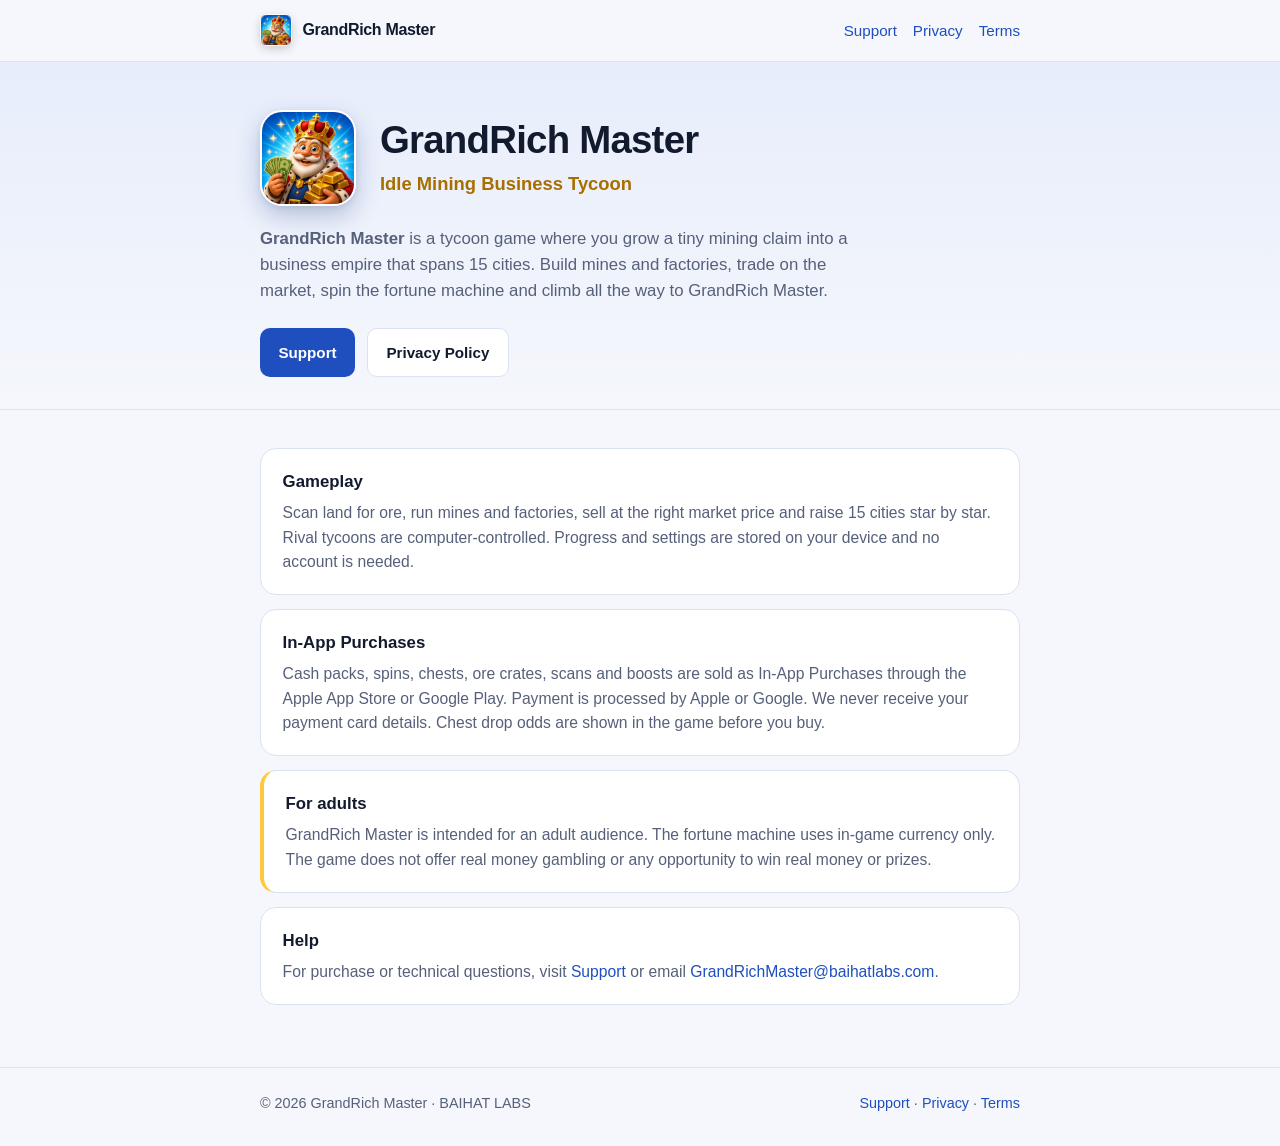
<file: index.html>
<!DOCTYPE html>
<html lang="en">
<head>
  <meta charset="utf-8" />
  <meta name="viewport" content="width=device-width, initial-scale=1" />
  <title>GrandRich Master — Idle Mining Business Tycoon</title>
  <meta name="description" content="GrandRich Master — Idle Mining Business Tycoon: grow a tiny copper mine into a 15-city business empire on iPhone and Android." />
  <meta name="referrer" content="strict-origin-when-cross-origin" />
  <meta name="theme-color" content="#14357f" />
  <link rel="icon" type="image/x-icon" href="/favicon.ico" />
  <link rel="icon" type="image/png" sizes="32x32" href="/favicon-32x32.png" />
  <link rel="icon" type="image/png" sizes="16x16" href="/favicon-16x16.png" />
  <link rel="apple-touch-icon" sizes="180x180" href="/apple-touch-icon.png" />
  <meta property="og:type" content="website" />
  <meta property="og:url" content="https://grandrich.baihatlabs.com/" />
  <meta property="og:title" content="GrandRich Master — Idle Mining Business Tycoon" />
  <meta property="og:description" content="Official website and support for GrandRich Master." />
  <meta property="og:image" content="https://grandrich.baihatlabs.com/og-image.jpg" />
  <link rel="stylesheet" href="/styles.css" />
</head>
<body>
  <header class="nav">
    <div class="wrap nav-inner">
      <a class="brand" href="/">
        <span class="brand-mark" aria-hidden="true"></span>
        GrandRich Master
      </a>
      <nav class="nav-links" aria-label="Main">
        <a href="/support">Support</a>
        <a href="/privacy">Privacy</a>
        <a href="/terms">Terms</a>
      </nav>
    </div>
  </header>

  <main>
    <div class="hero-band">
      <section class="wrap hero">
        <div class="hero-header">
          <img class="hero-icon" src="/app_icon.png" alt="GrandRich Master game icon" width="96" height="96" />
          <div>
            <h1>GrandRich Master</h1>
            <p class="tagline">Idle Mining Business Tycoon</p>
          </div>
        </div>
        <p>
          <strong>GrandRich Master</strong> is a tycoon game where you grow a tiny mining claim
          into a business empire that spans 15 cities. Build mines and factories, trade on the
          market, spin the fortune machine and climb all the way to GrandRich Master.
        </p>
        <div class="actions">
          <a class="btn btn-primary" href="/support">Support</a>
          <a class="btn btn-secondary" href="/privacy">Privacy Policy</a>
        </div>
      </section>
    </div>

    <section class="wrap section">
      <div class="card">
        <h2>Gameplay</h2>
        <p>
          Scan land for ore, run mines and factories, sell at the right market price and raise
          15 cities star by star. Rival tycoons are computer-controlled. Progress and settings
          are stored on your device and no account is needed.
        </p>
      </div>
      <div class="card">
        <h2>In-App Purchases</h2>
        <p>
          Cash packs, spins, chests, ore crates, scans and boosts are sold as In-App Purchases
          through the Apple App Store or Google Play. Payment is processed by Apple or Google.
          We never receive your payment card details. Chest drop odds are shown in the game
          before you buy.
        </p>
      </div>
      <div class="card notice">
        <h2>For adults</h2>
        <p>
          GrandRich Master is intended for an adult audience. The fortune machine uses in-game
          currency only. The game does not offer real money gambling or any opportunity to win
          real money or prizes.
        </p>
      </div>
      <div class="card">
        <h2>Help</h2>
        <p>
          For purchase or technical questions, visit
          <a href="/support">Support</a>
          or email
          <a href="mailto:GrandRichMaster@baihatlabs.com">GrandRichMaster@baihatlabs.com</a>.
        </p>
      </div>
    </section>
  </main>

  <footer class="footer">
    <div class="wrap footer-inner">
      <span>© 2026 GrandRich Master · BAIHAT LABS</span>
      <span>
        <a href="/support">Support</a> ·
        <a href="/privacy">Privacy</a> ·
        <a href="/terms">Terms</a>
      </span>
    </div>
  </footer>
</body>
</html>
</file>
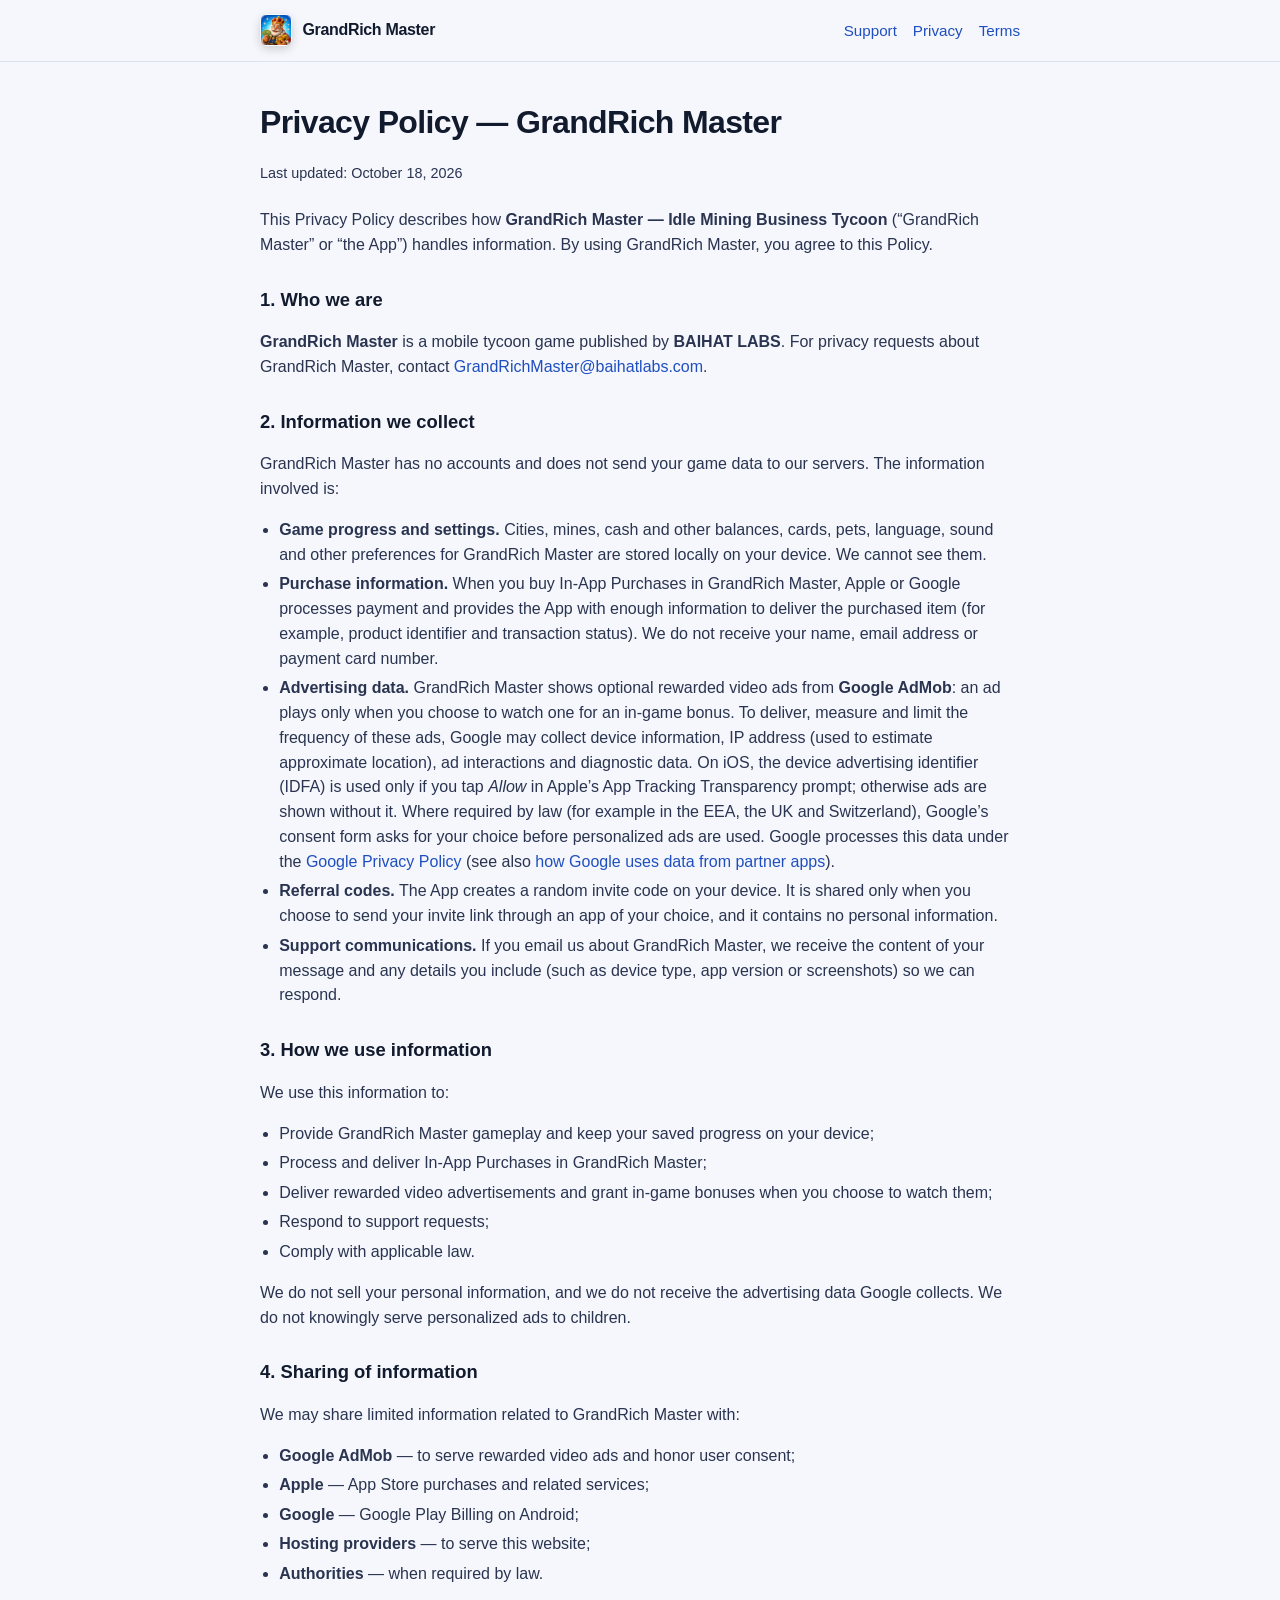
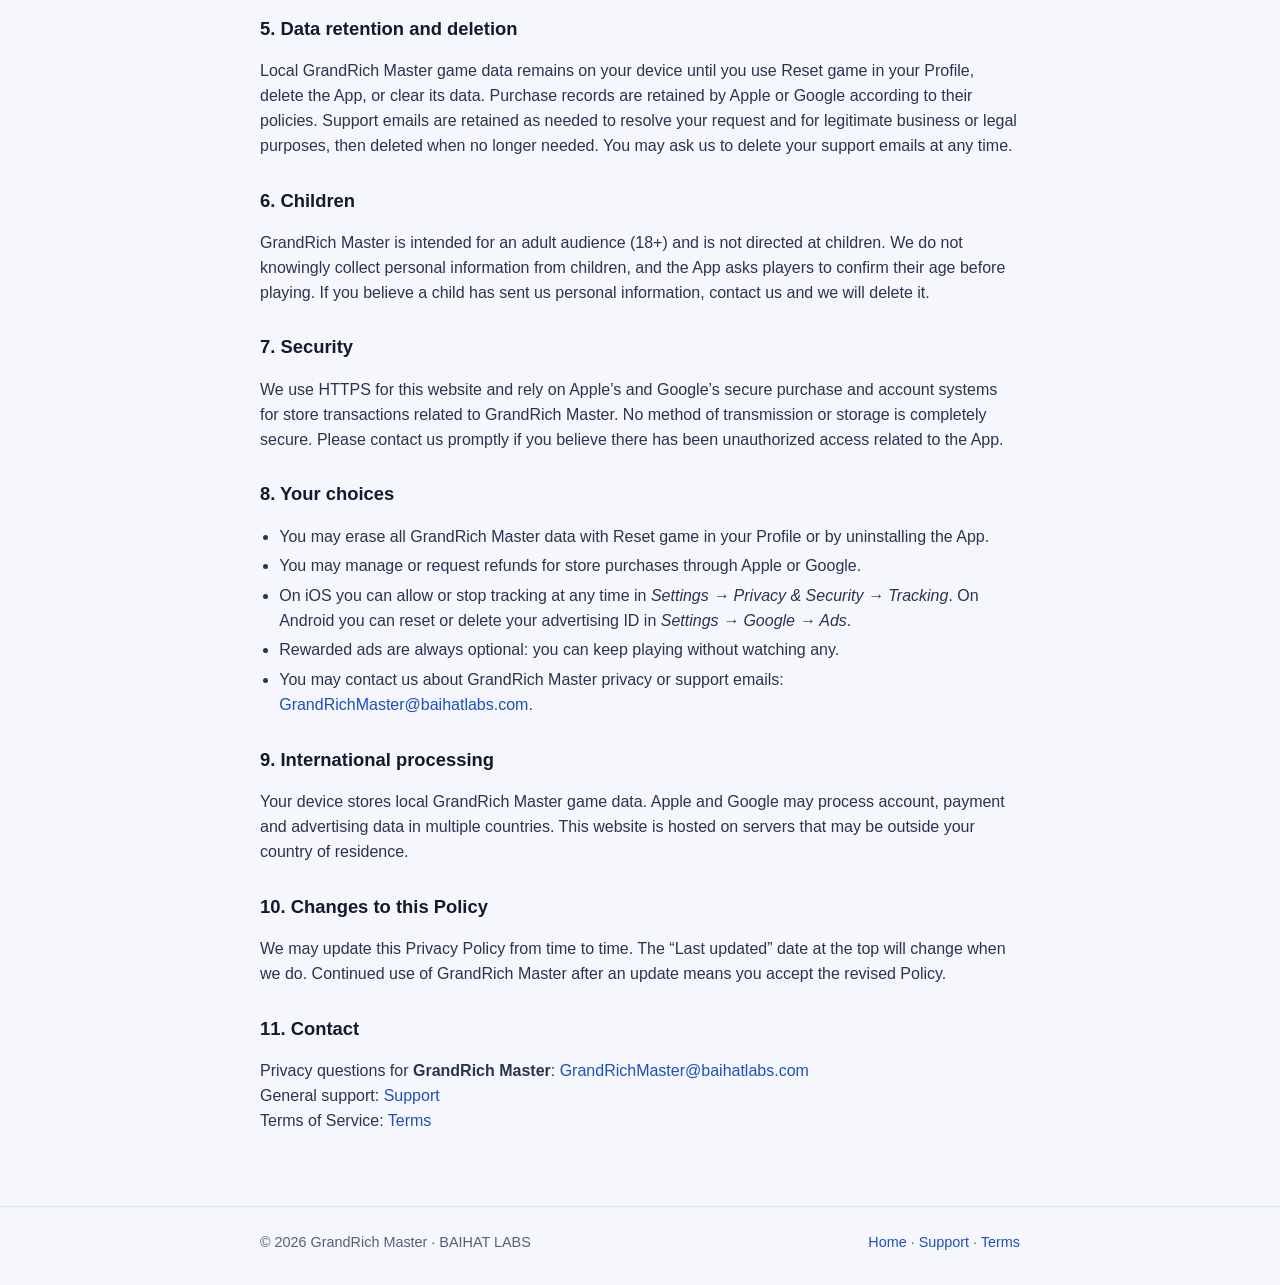
<file: privacy.html>
<!DOCTYPE html>
<html lang="en">
<head>
  <meta charset="utf-8" />
  <meta name="viewport" content="width=device-width, initial-scale=1" />
  <title>Privacy Policy — GrandRich Master</title>
  <meta name="description" content="Privacy Policy for GrandRich Master — Idle Mining Business Tycoon: on-device data, In-App Purchases and contact." />
  <meta name="referrer" content="strict-origin-when-cross-origin" />
  <meta name="theme-color" content="#14357f" />
  <link rel="icon" type="image/x-icon" href="/favicon.ico" />
  <link rel="icon" type="image/png" sizes="32x32" href="/favicon-32x32.png" />
  <link rel="icon" type="image/png" sizes="16x16" href="/favicon-16x16.png" />
  <link rel="apple-touch-icon" sizes="180x180" href="/apple-touch-icon.png" />
  <meta property="og:image" content="https://grandrich.baihatlabs.com/og-image.jpg" />
  <link rel="stylesheet" href="/styles.css" />
</head>
<body>
  <header class="nav">
    <div class="wrap nav-inner">
      <a class="brand" href="/">
        <span class="brand-mark" aria-hidden="true"></span>
        GrandRich Master
      </a>
      <nav class="nav-links" aria-label="Main">
        <a href="/support">Support</a>
        <a href="/privacy" aria-current="page">Privacy</a>
        <a href="/terms">Terms</a>
      </nav>
    </div>
  </header>

  <main class="wrap page">
    <h1>Privacy Policy — GrandRich Master</h1>
    <p class="meta">Last updated: October 18, 2026</p>
    <p class="lede">
      This Privacy Policy describes how
      <strong>GrandRich Master — Idle Mining Business Tycoon</strong>
      (“GrandRich Master” or “the App”) handles information.
      By using GrandRich Master, you agree to this Policy.
    </p>

    <h2>1. Who we are</h2>
    <p>
      <strong>GrandRich Master</strong> is a mobile tycoon game published by
      <strong>BAIHAT LABS</strong>.
      For privacy requests about GrandRich Master, contact
      <a href="mailto:GrandRichMaster@baihatlabs.com">GrandRichMaster@baihatlabs.com</a>.
    </p>

    <h2>2. Information we collect</h2>
    <p>
      GrandRich Master has no accounts and does not send your game data to our servers.
      The information involved is:
    </p>
    <ul>
      <li>
        <strong>Game progress and settings.</strong>
        Cities, mines, cash and other balances, cards, pets, language, sound and other
        preferences for GrandRich Master are stored locally on your device. We cannot see them.
      </li>
      <li>
        <strong>Purchase information.</strong>
        When you buy In-App Purchases in GrandRich Master, Apple or Google processes payment
        and provides the App with enough information to deliver the purchased item
        (for example, product identifier and transaction status).
        We do not receive your name, email address or payment card number.
      </li>
      <li>
        <strong>Advertising data.</strong>
        GrandRich Master shows optional rewarded video ads from <strong>Google AdMob</strong>:
        an ad plays only when you choose to watch one for an in-game bonus.
        To deliver, measure and limit the frequency of these ads, Google may collect device
        information, IP address (used to estimate approximate location), ad interactions and diagnostic data.
        On iOS, the device advertising identifier (IDFA) is used only if you tap <em>Allow</em> in
        Apple’s App Tracking Transparency prompt; otherwise ads are shown without it.
        Where required by law (for example in the EEA, the UK and Switzerland), Google’s consent form
        asks for your choice before personalized ads are used.
        Google processes this data under the
        <a href="https://policies.google.com/privacy" target="_blank" rel="noopener">Google Privacy Policy</a>
        (see also <a href="https://policies.google.com/technologies/partner-sites" target="_blank" rel="noopener">how Google uses data from partner apps</a>).
      </li>
      <li>
        <strong>Referral codes.</strong>
        The App creates a random invite code on your device. It is shared only when you choose to
        send your invite link through an app of your choice, and it contains no personal information.
      </li>
      <li>
        <strong>Support communications.</strong>
        If you email us about GrandRich Master, we receive the content of your message
        and any details you include (such as device type, app version or screenshots) so we can respond.
      </li>
    </ul>

    <h2>3. How we use information</h2>
    <p>We use this information to:</p>
    <ul>
      <li>Provide GrandRich Master gameplay and keep your saved progress on your device;</li>
      <li>Process and deliver In-App Purchases in GrandRich Master;</li>
      <li>Deliver rewarded video advertisements and grant in-game bonuses when you choose to watch them;</li>
      <li>Respond to support requests;</li>
      <li>Comply with applicable law.</li>
    </ul>
    <p>
      We do not sell your personal information, and we do not receive the advertising data
      Google collects. We do not knowingly serve personalized ads to children.
    </p>

    <h2>4. Sharing of information</h2>
    <p>We may share limited information related to GrandRich Master with:</p>
    <ul>
      <li><strong>Google AdMob</strong> — to serve rewarded video ads and honor user consent;</li>
      <li><strong>Apple</strong> — App Store purchases and related services;</li>
      <li><strong>Google</strong> — Google Play Billing on Android;</li>
      <li><strong>Hosting providers</strong> — to serve this website;</li>
      <li><strong>Authorities</strong> — when required by law.</li>
    </ul>

    <h2>5. Data retention and deletion</h2>
    <p>
      Local GrandRich Master game data remains on your device until you use Reset game in your
      Profile, delete the App, or clear its data. Purchase records are retained by Apple or Google
      according to their policies. Support emails are retained as needed to resolve your request
      and for legitimate business or legal purposes, then deleted when no longer needed. You may
      ask us to delete your support emails at any time.
    </p>

    <h2>6. Children</h2>
    <p>
      GrandRich Master is intended for an adult audience (18+) and is not directed at children.
      We do not knowingly collect personal information from children, and the App asks players
      to confirm their age before playing.
      If you believe a child has sent us personal information, contact us and we will delete it.
    </p>

    <h2>7. Security</h2>
    <p>
      We use HTTPS for this website and rely on Apple’s and Google’s secure purchase and
      account systems for store transactions related to GrandRich Master.
      No method of transmission or storage is completely secure.
      Please contact us promptly if you believe there has been unauthorized access related to the App.
    </p>

    <h2>8. Your choices</h2>
    <ul>
      <li>You may erase all GrandRich Master data with Reset game in your Profile or by uninstalling the App.</li>
      <li>You may manage or request refunds for store purchases through Apple or Google.</li>
      <li>
        On iOS you can allow or stop tracking at any time in
        <em>Settings → Privacy &amp; Security → Tracking</em>.
        On Android you can reset or delete your advertising ID in
        <em>Settings → Google → Ads</em>.
      </li>
      <li>
        Rewarded ads are always optional: you can keep playing without watching any.
      </li>
      <li>
        You may contact us about GrandRich Master privacy or support emails:
        <a href="mailto:GrandRichMaster@baihatlabs.com">GrandRichMaster@baihatlabs.com</a>.
      </li>
    </ul>

    <h2>9. International processing</h2>
    <p>
      Your device stores local GrandRich Master game data.
      Apple and Google may process account, payment and advertising data in multiple countries.
      This website is hosted on servers that may be outside your country of residence.
    </p>

    <h2>10. Changes to this Policy</h2>
    <p>
      We may update this Privacy Policy from time to time.
      The “Last updated” date at the top will change when we do.
      Continued use of GrandRich Master after an update means you accept the revised Policy.
    </p>

    <h2>11. Contact</h2>
    <p>
      Privacy questions for <strong>GrandRich Master</strong>:
      <a href="mailto:GrandRichMaster@baihatlabs.com">GrandRichMaster@baihatlabs.com</a><br />
      General support: <a href="/support">Support</a><br />
      Terms of Service: <a href="/terms">Terms</a>
    </p>
  </main>

  <footer class="footer">
    <div class="wrap footer-inner">
      <span>© 2026 GrandRich Master · BAIHAT LABS</span>
      <span><a href="/">Home</a> · <a href="/support">Support</a> · <a href="/terms">Terms</a></span>
    </div>
  </footer>
</body>
</html>
</file>
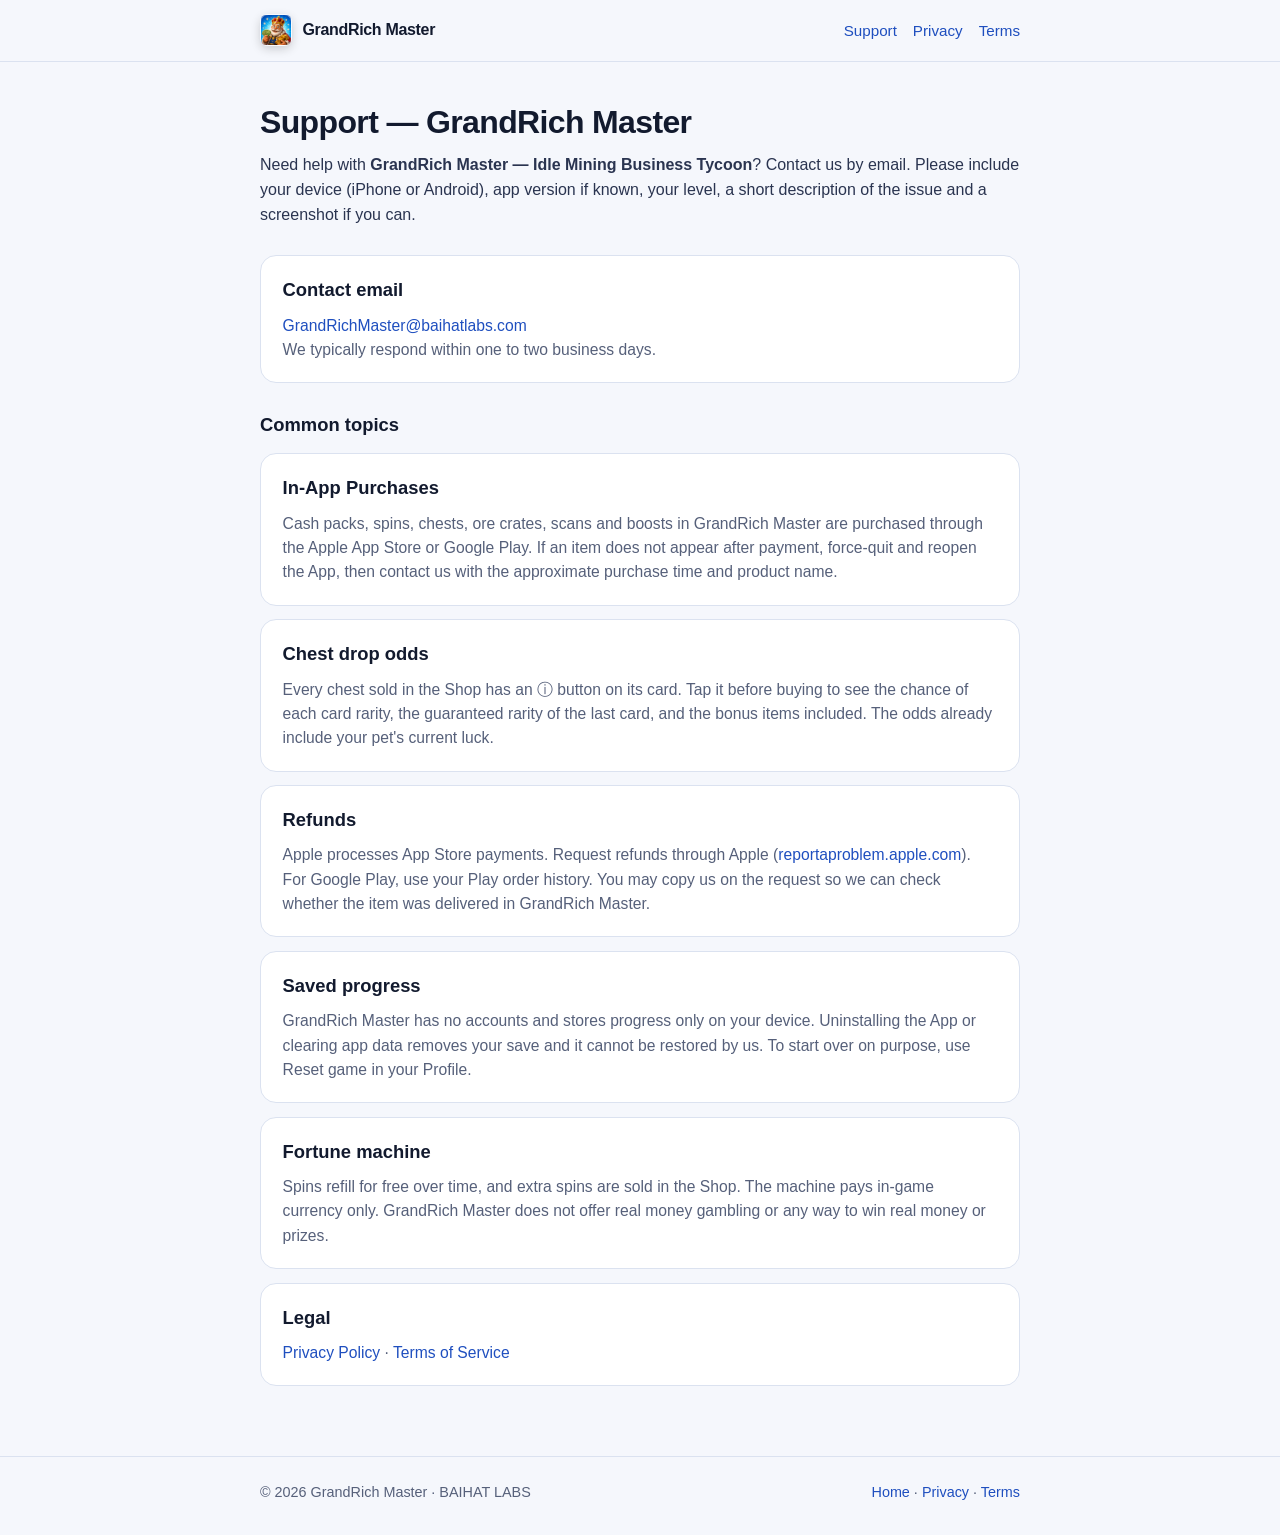
<file: support.html>
<!DOCTYPE html>
<html lang="en">
<head>
  <meta charset="utf-8" />
  <meta name="viewport" content="width=device-width, initial-scale=1" />
  <title>Support — GrandRich Master</title>
  <meta name="description" content="Support for GrandRich Master — Idle Mining Business Tycoon: purchases, refunds, saved progress and contact email." />
  <meta name="referrer" content="strict-origin-when-cross-origin" />
  <meta name="theme-color" content="#14357f" />
  <link rel="icon" type="image/x-icon" href="/favicon.ico" />
  <link rel="icon" type="image/png" sizes="32x32" href="/favicon-32x32.png" />
  <link rel="icon" type="image/png" sizes="16x16" href="/favicon-16x16.png" />
  <link rel="apple-touch-icon" sizes="180x180" href="/apple-touch-icon.png" />
  <meta property="og:image" content="https://grandrich.baihatlabs.com/og-image.jpg" />
  <link rel="stylesheet" href="/styles.css" />
</head>
<body>
  <header class="nav">
    <div class="wrap nav-inner">
      <a class="brand" href="/">
        <span class="brand-mark" aria-hidden="true"></span>
        GrandRich Master
      </a>
      <nav class="nav-links" aria-label="Main">
        <a href="/support" aria-current="page">Support</a>
        <a href="/privacy">Privacy</a>
        <a href="/terms">Terms</a>
      </nav>
    </div>
  </header>

  <main class="wrap page">
    <h1>Support — GrandRich Master</h1>
    <p class="lede">
      Need help with <strong>GrandRich Master — Idle Mining Business Tycoon</strong>?
      Contact us by email. Please include your device (iPhone or Android), app version if known,
      your level, a short description of the issue and a screenshot if you can.
    </p>

    <div class="card">
      <h2>Contact email</h2>
      <p>
        <a href="mailto:GrandRichMaster@baihatlabs.com?subject=GrandRich%20Master%20Support">GrandRichMaster@baihatlabs.com</a><br />
        We typically respond within one to two business days.
      </p>
    </div>

    <h2>Common topics</h2>

    <div class="card">
      <h2>In-App Purchases</h2>
      <p>
        Cash packs, spins, chests, ore crates, scans and boosts in GrandRich Master are purchased
        through the Apple App Store or Google Play. If an item does not appear after payment,
        force-quit and reopen the App, then contact us with the approximate purchase time and
        product name.
      </p>
    </div>

    <div class="card">
      <h2>Chest drop odds</h2>
      <p>
        Every chest sold in the Shop has an ⓘ button on its card. Tap it before buying to see the
        chance of each card rarity, the guaranteed rarity of the last card, and the bonus items
        included. The odds already include your pet's current luck.
      </p>
    </div>

    <div class="card">
      <h2>Refunds</h2>
      <p>
        Apple processes App Store payments. Request refunds through Apple
        (<a href="https://reportaproblem.apple.com" target="_blank" rel="noopener noreferrer">reportaproblem.apple.com</a>).
        For Google Play, use your Play order history. You may copy us on the request so we can
        check whether the item was delivered in GrandRich Master.
      </p>
    </div>

    <div class="card">
      <h2>Saved progress</h2>
      <p>
        GrandRich Master has no accounts and stores progress only on your device. Uninstalling the
        App or clearing app data removes your save and it cannot be restored by us. To start over
        on purpose, use Reset game in your Profile.
      </p>
    </div>

    <div class="card">
      <h2>Fortune machine</h2>
      <p>
        Spins refill for free over time, and extra spins are sold in the Shop. The machine pays
        in-game currency only. GrandRich Master does not offer real money gambling or any way to
        win real money or prizes.
      </p>
    </div>

    <div class="card">
      <h2>Legal</h2>
      <p>
        <a href="/privacy">Privacy Policy</a> ·
        <a href="/terms">Terms of Service</a>
      </p>
    </div>
  </main>

  <footer class="footer">
    <div class="wrap footer-inner">
      <span>© 2026 GrandRich Master · BAIHAT LABS</span>
      <span><a href="/">Home</a> · <a href="/privacy">Privacy</a> · <a href="/terms">Terms</a></span>
    </div>
  </footer>
</body>
</html>
</file>
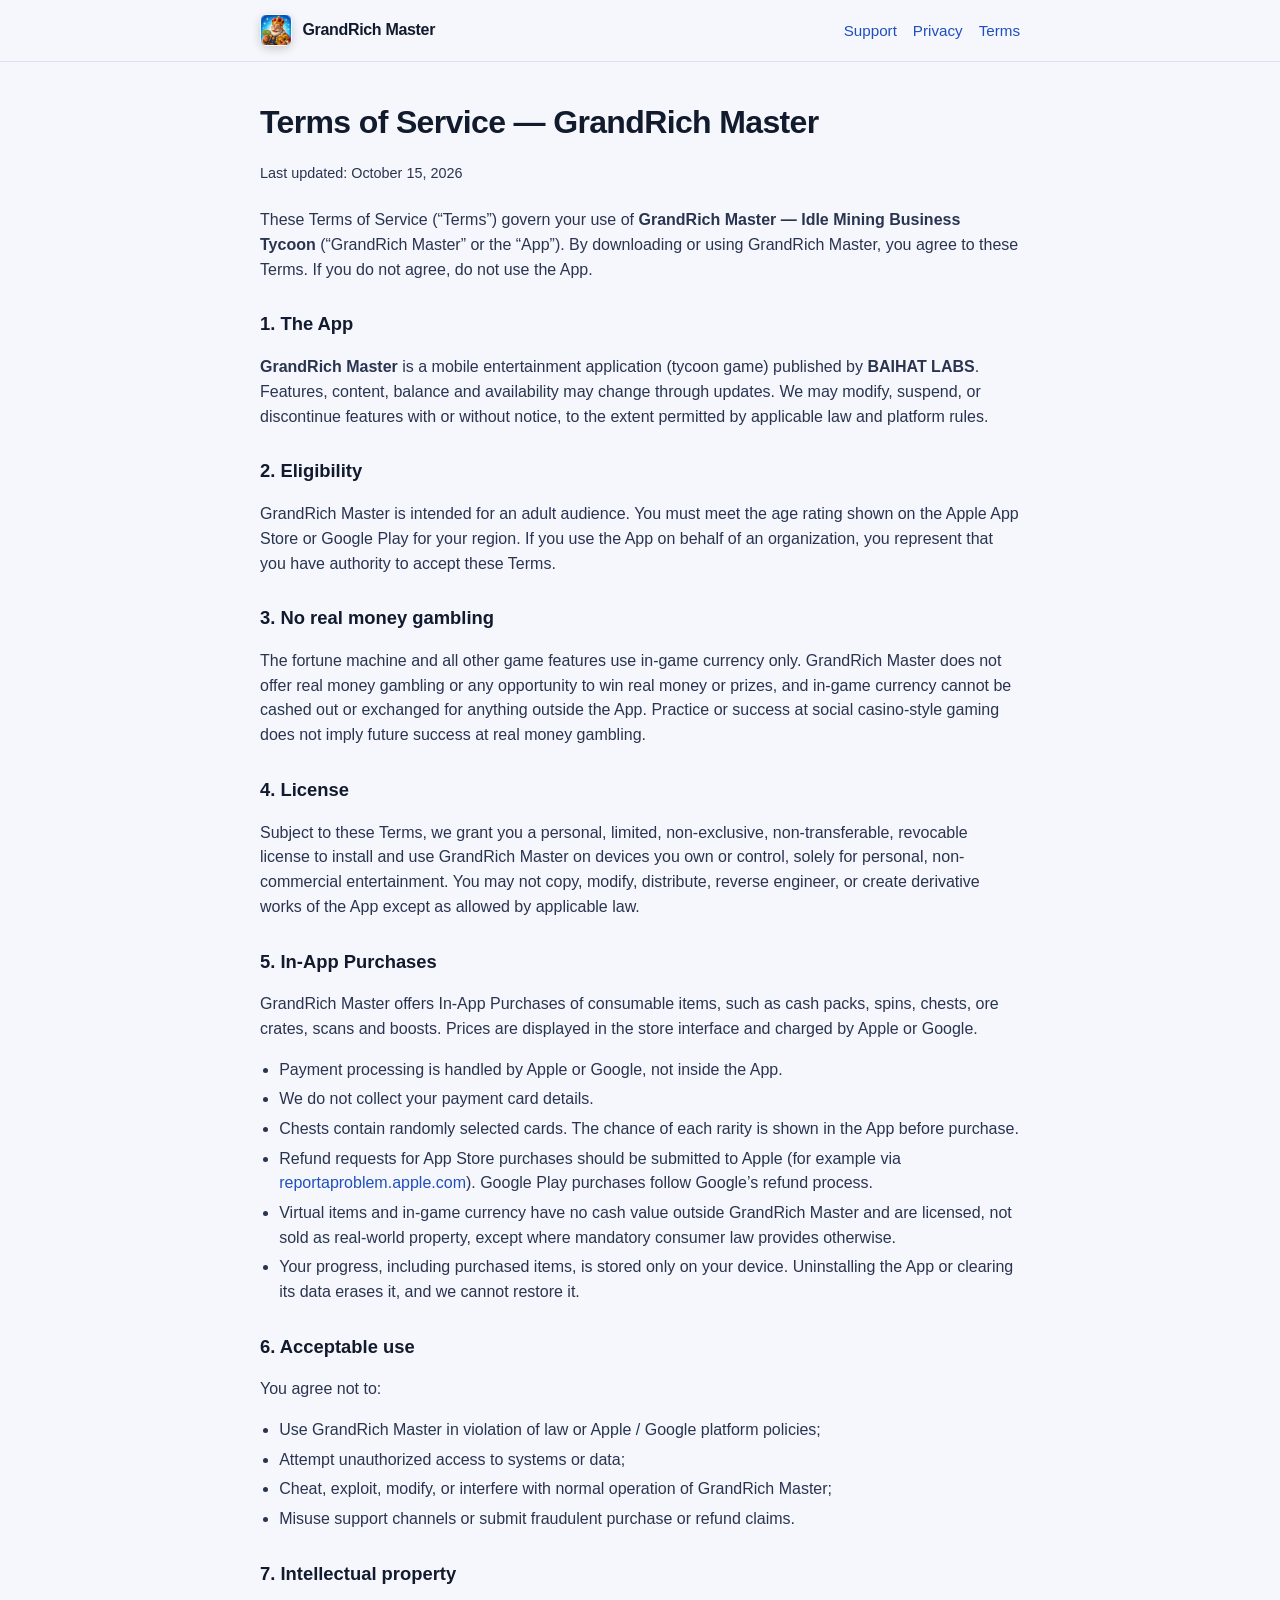
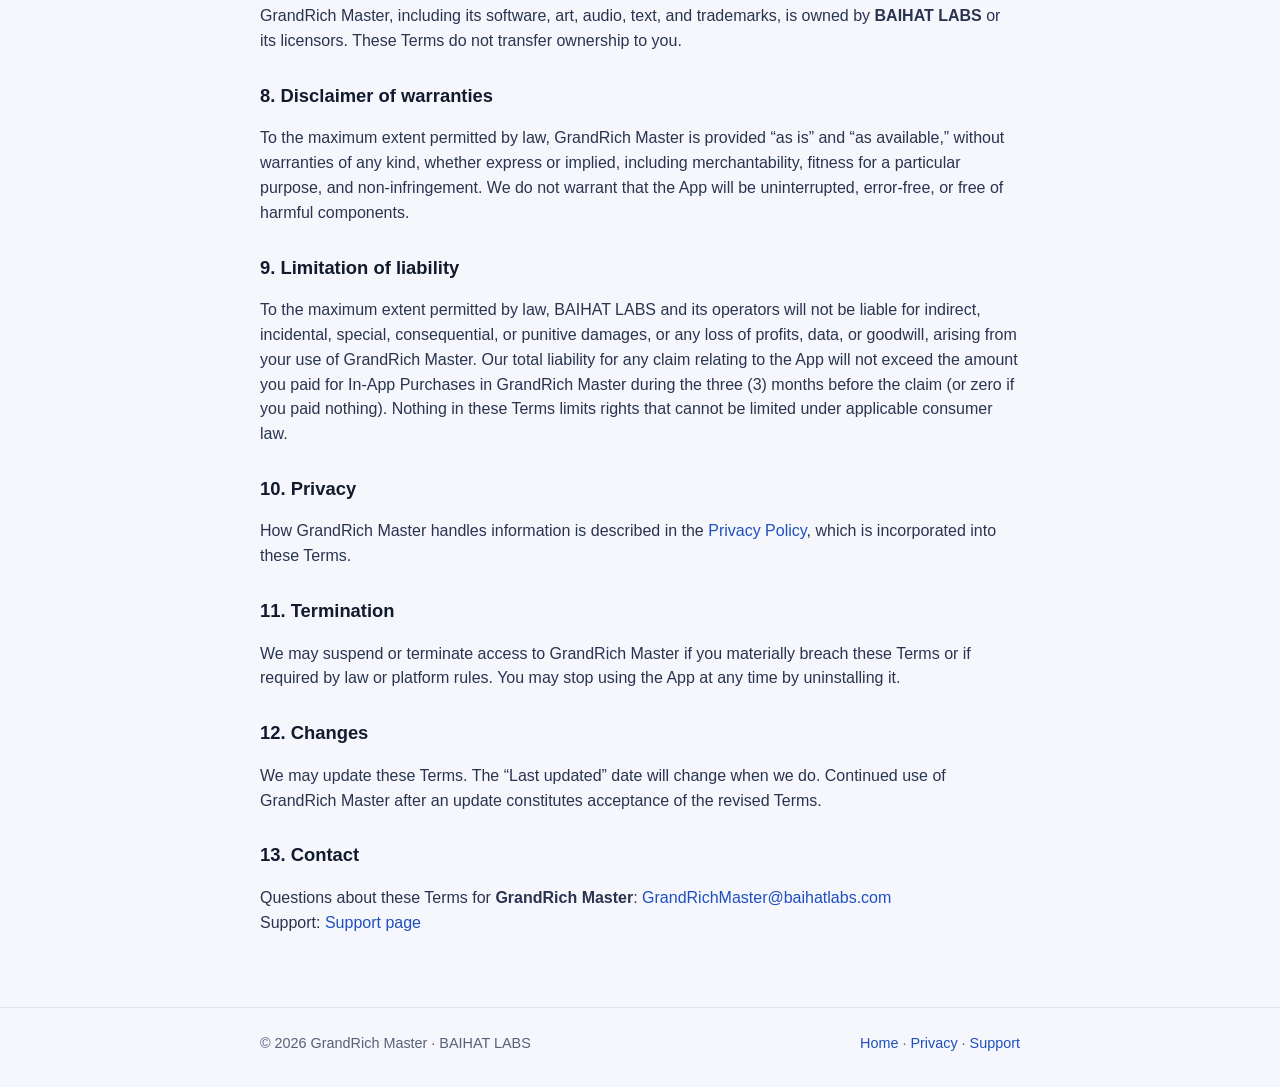
<file: terms.html>
<!DOCTYPE html>
<html lang="en">
<head>
  <meta charset="utf-8" />
  <meta name="viewport" content="width=device-width, initial-scale=1" />
  <title>Terms of Service — GrandRich Master</title>
  <meta name="description" content="Terms of Service for GrandRich Master — Idle Mining Business Tycoon, including In-App Purchases, virtual currency and acceptable use." />
  <meta name="referrer" content="strict-origin-when-cross-origin" />
  <meta name="theme-color" content="#14357f" />
  <link rel="icon" type="image/x-icon" href="/favicon.ico" />
  <link rel="icon" type="image/png" sizes="32x32" href="/favicon-32x32.png" />
  <link rel="icon" type="image/png" sizes="16x16" href="/favicon-16x16.png" />
  <link rel="apple-touch-icon" sizes="180x180" href="/apple-touch-icon.png" />
  <meta property="og:image" content="https://grandrich.baihatlabs.com/og-image.jpg" />
  <link rel="stylesheet" href="/styles.css" />
</head>
<body>
  <header class="nav">
    <div class="wrap nav-inner">
      <a class="brand" href="/">
        <span class="brand-mark" aria-hidden="true"></span>
        GrandRich Master
      </a>
      <nav class="nav-links" aria-label="Main">
        <a href="/support">Support</a>
        <a href="/privacy">Privacy</a>
        <a href="/terms" aria-current="page">Terms</a>
      </nav>
    </div>
  </header>

  <main class="wrap page">
    <h1>Terms of Service — GrandRich Master</h1>
    <p class="meta">Last updated: October 15, 2026</p>
    <p class="lede">
      These Terms of Service (“Terms”) govern your use of
      <strong>GrandRich Master — Idle Mining Business Tycoon</strong>
      (“GrandRich Master” or the “App”).
      By downloading or using GrandRich Master, you agree to these Terms.
      If you do not agree, do not use the App.
    </p>

    <h2>1. The App</h2>
    <p>
      <strong>GrandRich Master</strong> is a mobile entertainment application (tycoon game)
      published by <strong>BAIHAT LABS</strong>.
      Features, content, balance and availability may change through updates.
      We may modify, suspend, or discontinue features with or without notice, to the extent
      permitted by applicable law and platform rules.
    </p>

    <h2>2. Eligibility</h2>
    <p>
      GrandRich Master is intended for an adult audience. You must meet the age rating shown on the
      Apple App Store or Google Play for your region. If you use the App on behalf of an
      organization, you represent that you have authority to accept these Terms.
    </p>

    <h2>3. No real money gambling</h2>
    <p>
      The fortune machine and all other game features use in-game currency only.
      GrandRich Master does not offer real money gambling or any opportunity to win real money or
      prizes, and in-game currency cannot be cashed out or exchanged for anything outside the App.
      Practice or success at social casino-style gaming does not imply future success at real money
      gambling.
    </p>

    <h2>4. License</h2>
    <p>
      Subject to these Terms, we grant you a personal, limited, non-exclusive,
      non-transferable, revocable license to install and use GrandRich Master on devices you own or
      control, solely for personal, non-commercial entertainment.
      You may not copy, modify, distribute, reverse engineer, or create derivative works of
      the App except as allowed by applicable law.
    </p>

    <h2>5. In-App Purchases</h2>
    <p>
      GrandRich Master offers In-App Purchases of consumable items, such as cash packs, spins,
      chests, ore crates, scans and boosts. Prices are displayed in the store interface and charged
      by Apple or Google.
    </p>
    <ul>
      <li>Payment processing is handled by Apple or Google, not inside the App.</li>
      <li>We do not collect your payment card details.</li>
      <li>
        Chests contain randomly selected cards. The chance of each rarity is shown in the App
        before purchase.
      </li>
      <li>
        Refund requests for App Store purchases should be submitted to Apple
        (for example via
        <a href="https://reportaproblem.apple.com" rel="noopener noreferrer">reportaproblem.apple.com</a>).
        Google Play purchases follow Google’s refund process.
      </li>
      <li>
        Virtual items and in-game currency have no cash value outside GrandRich Master and are
        licensed, not sold as real-world property, except where mandatory consumer law provides
        otherwise.
      </li>
      <li>
        Your progress, including purchased items, is stored only on your device. Uninstalling the
        App or clearing its data erases it, and we cannot restore it.
      </li>
    </ul>

    <h2>6. Acceptable use</h2>
    <p>You agree not to:</p>
    <ul>
      <li>Use GrandRich Master in violation of law or Apple / Google platform policies;</li>
      <li>Attempt unauthorized access to systems or data;</li>
      <li>Cheat, exploit, modify, or interfere with normal operation of GrandRich Master;</li>
      <li>Misuse support channels or submit fraudulent purchase or refund claims.</li>
    </ul>

    <h2>7. Intellectual property</h2>
    <p>
      GrandRich Master, including its software, art, audio, text, and trademarks, is owned by
      <strong>BAIHAT LABS</strong> or its licensors. These Terms do not transfer ownership to you.
    </p>

    <h2>8. Disclaimer of warranties</h2>
    <p>
      To the maximum extent permitted by law, GrandRich Master is provided “as is” and “as available,”
      without warranties of any kind, whether express or implied, including merchantability,
      fitness for a particular purpose, and non-infringement.
      We do not warrant that the App will be uninterrupted, error-free, or free of harmful components.
    </p>

    <h2>9. Limitation of liability</h2>
    <p>
      To the maximum extent permitted by law, BAIHAT LABS and its operators will not be liable
      for indirect, incidental, special, consequential, or punitive damages, or any loss of
      profits, data, or goodwill, arising from your use of GrandRich Master.
      Our total liability for any claim relating to the App will not exceed the amount you paid
      for In-App Purchases in GrandRich Master during the three (3) months before the claim
      (or zero if you paid nothing).
      Nothing in these Terms limits rights that cannot be limited under applicable consumer law.
    </p>

    <h2>10. Privacy</h2>
    <p>
      How GrandRich Master handles information is described in the
      <a href="/privacy">Privacy Policy</a>, which is incorporated into these Terms.
    </p>

    <h2>11. Termination</h2>
    <p>
      We may suspend or terminate access to GrandRich Master if you materially breach these Terms
      or if required by law or platform rules. You may stop using the App at any time by
      uninstalling it.
    </p>

    <h2>12. Changes</h2>
    <p>
      We may update these Terms. The “Last updated” date will change when we do.
      Continued use of GrandRich Master after an update constitutes acceptance of the revised Terms.
    </p>

    <h2>13. Contact</h2>
    <p>
      Questions about these Terms for <strong>GrandRich Master</strong>:
      <a href="mailto:GrandRichMaster@baihatlabs.com">GrandRichMaster@baihatlabs.com</a><br />
      Support: <a href="/support">Support page</a>
    </p>
  </main>

  <footer class="footer">
    <div class="wrap footer-inner">
      <span>© 2026 GrandRich Master · BAIHAT LABS</span>
      <span><a href="/">Home</a> · <a href="/privacy">Privacy</a> · <a href="/support">Support</a></span>
    </div>
  </footer>
</body>
</html>
</file>
<file: styles.css>
:root {
  --accent: #1f4fbf;
  --accent-dark: #14357f;
  --gold: #a86f00;
  --gold-bright: #ffc83d;
  --ink: #121a2e;
  --muted: #56607a;
  --line: #dbe2f0;
  --bg: #f5f7fc;
  --card: #ffffff;
}

* {
  box-sizing: border-box;
}

html {
  scroll-behavior: smooth;
}

body {
  margin: 0;
  font-family: -apple-system, BlinkMacSystemFont, "Segoe UI", Roboto, Helvetica, Arial, sans-serif;
  color: var(--ink);
  background: var(--bg);
  line-height: 1.55;
}

a {
  color: var(--accent);
  text-decoration: none;
}

a:hover {
  text-decoration: underline;
}

a:focus-visible {
  outline: 3px solid var(--gold-bright);
  outline-offset: 2px;
  border-radius: 4px;
}

.wrap {
  width: min(760px, calc(100% - 2rem));
  margin: 0 auto;
}

.nav {
  position: sticky;
  top: 0;
  z-index: 10;
  background: rgba(245, 247, 252, 0.94);
  backdrop-filter: blur(12px);
  border-bottom: 1px solid var(--line);
}

.nav-inner {
  display: flex;
  align-items: center;
  justify-content: space-between;
  gap: 1rem;
  padding: 0.9rem 0;
}

.brand {
  display: flex;
  align-items: center;
  gap: 0.65rem;
  color: var(--ink);
  font-weight: 700;
  letter-spacing: -0.02em;
  text-decoration: none;
}

.brand:hover {
  text-decoration: none;
}

.brand-mark {
  width: 32px;
  height: 32px;
  border-radius: 8px;
  background: url('/app_icon.png') center/cover no-repeat;
  box-shadow: 0 3px 10px rgba(0, 0, 0, 0.18);
  border: 1px solid rgba(255, 255, 255, 0.4);
  flex-shrink: 0;
}

.nav-links {
  display: flex;
  gap: 1rem;
  flex-wrap: wrap;
  font-size: 0.95rem;
}

.hero-band {
  background: linear-gradient(180deg, #e7edfb 0%, var(--bg) 100%);
  border-bottom: 1px solid var(--line);
}

.hero {
  padding: 3rem 0 2rem;
}

.hero-header {
  display: flex;
  align-items: center;
  gap: 1.5rem;
  margin-bottom: 1.25rem;
  flex-wrap: wrap;
}

.hero-icon {
  width: 96px;
  height: 96px;
  border-radius: 22px;
  box-shadow: 0 10px 24px rgba(20, 53, 127, 0.25), 0 2px 6px rgba(0, 0, 0, 0.08);
  border: 2px solid #ffffff;
  display: block;
}

.hero h1 {
  margin: 0 0 0.4rem;
  font-size: clamp(1.85rem, 4vw, 2.4rem);
  line-height: 1.2;
  letter-spacing: -0.02em;
}

.hero .tagline {
  margin: 0;
  font-size: 1.15rem;
  font-weight: 600;
  color: var(--gold);
}

.hero p {
  margin: 0;
  max-width: 38rem;
  color: var(--muted);
  font-size: 1.05rem;
}

.actions {
  display: flex;
  flex-wrap: wrap;
  gap: 0.75rem;
  margin-top: 1.5rem;
}

.btn {
  display: inline-flex;
  align-items: center;
  justify-content: center;
  min-height: 44px;
  padding: 0.75rem 1.15rem;
  border-radius: 10px;
  font-weight: 600;
  font-size: 0.95rem;
  text-decoration: none;
}

.btn:hover {
  text-decoration: none;
}

.btn-primary {
  background: var(--accent);
  color: #fff;
}

.btn-primary:hover {
  background: var(--accent-dark);
}

.btn-secondary {
  background: #fff;
  color: var(--ink);
  border: 1px solid var(--line);
}

.section {
  padding: 1.5rem 0 3rem;
}

.card {
  background: var(--card);
  border: 1px solid var(--line);
  border-radius: 16px;
  padding: 1.25rem 1.35rem;
  margin: 0.85rem 0;
}

.card h2 {
  margin: 0 0 0.4rem;
  font-size: 1.05rem;
}

.card p {
  margin: 0;
  color: var(--muted);
  font-size: 0.98rem;
}

.notice {
  border-left: 4px solid var(--gold-bright);
}

.page {
  padding: 2.25rem 0 3.5rem;
}

.page h1 {
  margin: 0 0 0.35rem;
  font-size: 2rem;
  letter-spacing: -0.02em;
}

.lede {
  margin: 0 0 1.75rem;
  color: var(--muted);
}

.page h2 {
  margin: 1.75rem 0 0.55rem;
  font-size: 1.15rem;
}

.page .card h2 {
  margin-top: 0;
}

.page p,
.page li {
  color: #2a3450;
}

.page .card p {
  color: var(--muted);
}

.page ul {
  padding-left: 1.2rem;
}

.page li {
  margin: 0.3rem 0;
}

.meta {
  font-size: 0.9rem;
  color: var(--muted);
  margin-bottom: 1.5rem;
}

.footer {
  border-top: 1px solid var(--line);
  padding: 1.5rem 0 2rem;
  color: var(--muted);
  font-size: 0.9rem;
}

.footer-inner {
  display: flex;
  flex-wrap: wrap;
  gap: 0.75rem 1.25rem;
  justify-content: space-between;
}

@media (max-width: 560px) {
  .nav-links {
    gap: 0.75rem;
    font-size: 0.88rem;
  }
}
</file>
